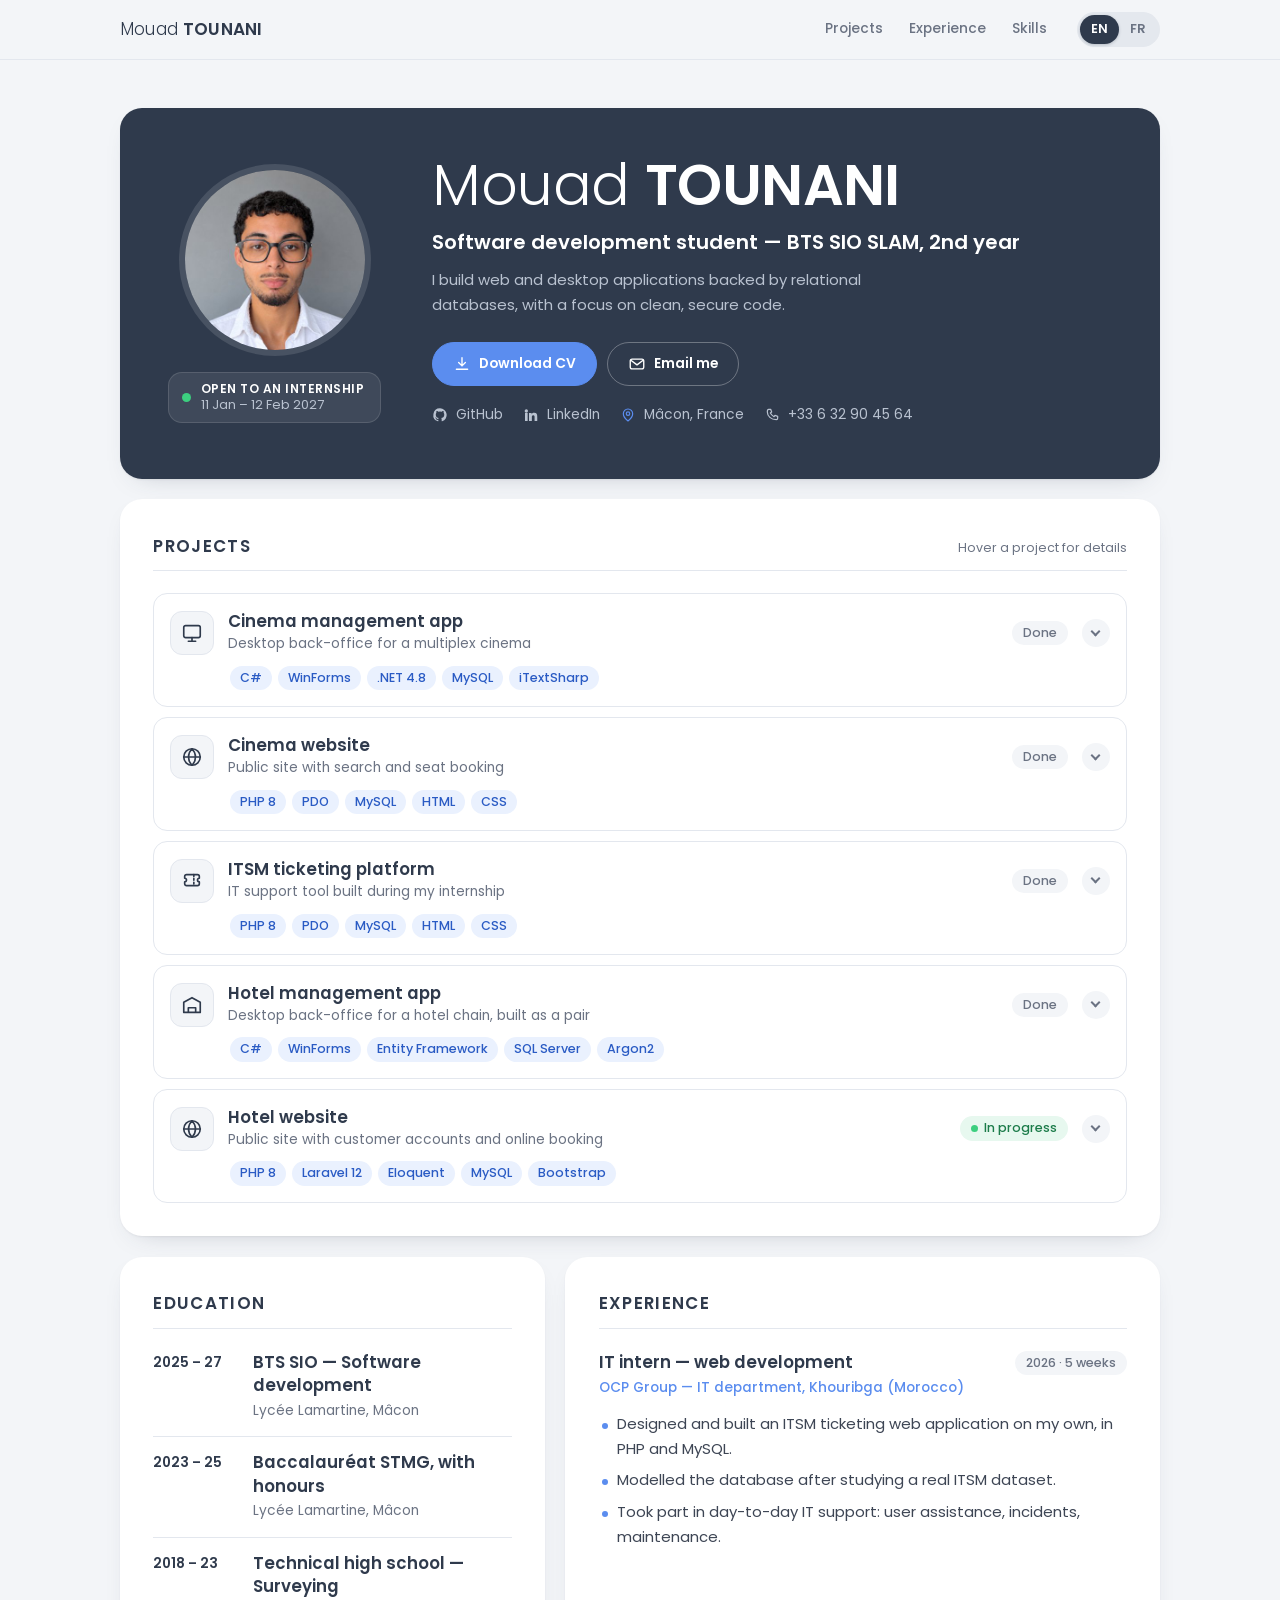
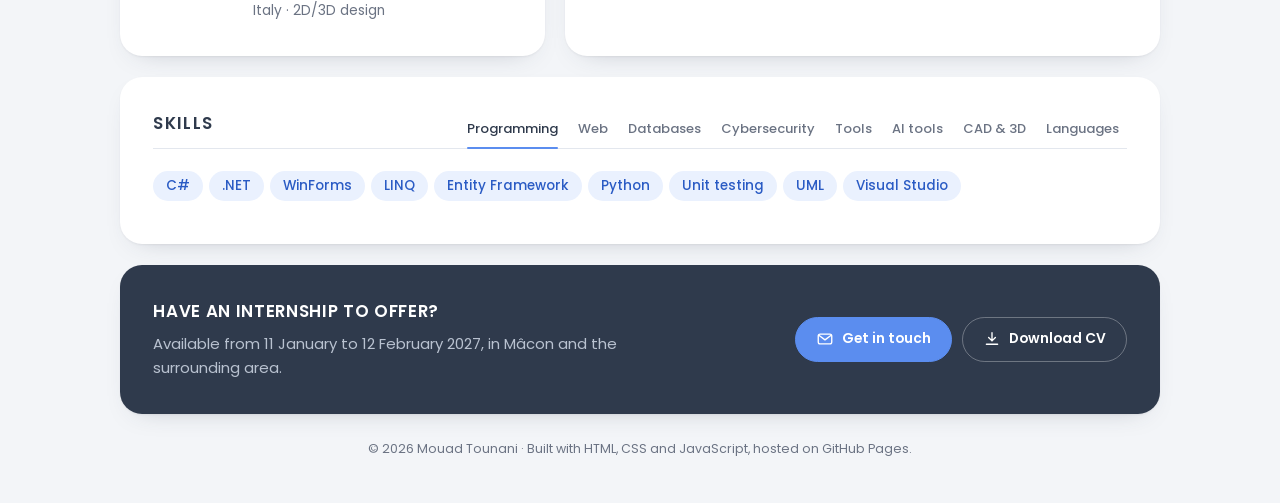
<file: index.html>
<!DOCTYPE html>
<html lang="en">
<head>
<meta charset="UTF-8">
<meta name="viewport" content="width=device-width, initial-scale=1.0, viewport-fit=cover">
<title>Mouad Tounani — Software Development Student</title>
<meta name="description" content="Portfolio of Mouad Tounani, second-year BTS SIO student in software development based in Mâcon, France. Looking for an internship from 11 January to 12 February 2027.">
<meta name="author" content="Mouad Tounani">
<meta name="theme-color" content="#2f3a4c">

<meta property="og:type" content="website">
<meta property="og:title" content="Mouad Tounani — Software Development Student">
<meta property="og:description" content="Second-year BTS SIO student in software development (C#, PHP, SQL), looking for an internship from 11 January to 12 February 2027.">
<meta property="og:url" content="https://emme-mouad.github.io/">
<meta property="og:image" content="https://emme-mouad.github.io/assets/img/photo.jpg">
<meta name="twitter:card" content="summary">

<link rel="icon" href="assets/favicon.svg" type="image/svg+xml">
<link rel="preconnect" href="https://fonts.googleapis.com">
<link rel="preconnect" href="https://fonts.gstatic.com" crossorigin>
<link href="https://fonts.googleapis.com/css2?family=Poppins:wght@300;400;500;600;700&display=swap" rel="stylesheet">
<link rel="stylesheet" href="assets/css/style.css?v=11">

<script>
  /* Pick the language before first paint: saved choice, else the browser's. */
  (function () {
    var d = document.documentElement, l = null;
    d.classList.add('js');
    try { l = localStorage.getItem('mt-lang'); } catch (e) {}
    if (l !== 'en' && l !== 'fr') l = /^fr\b/i.test(navigator.language || '') ? 'fr' : 'en';
    d.setAttribute('lang', l);
  })();
</script>
</head>
<body>

<a class="skip-link" href="#main" data-i18n="a11y.skip">Skip to content</a>

<header class="topbar">
  <a class="topbar__name" href="#top">Mouad <b>TOUNANI</b></a>
  <nav class="topbar__nav" aria-label="Sections" data-i18n-attr="aria-label:a11y.sections">
    <a href="#projects" data-i18n="nav.projects">Projects</a>
    <a href="#experience" data-i18n="nav.experience">Experience</a>
    <a href="#skills" data-i18n="nav.skills">Skills</a>
  </nav>
  <div class="lang" role="group" aria-label="Language" data-i18n-attr="aria-label:a11y.lang">
    <span class="lang__thumb" aria-hidden="true"></span>
    <button type="button" class="lang__btn" data-lang="en" lang="en">EN</button>
    <button type="button" class="lang__btn" data-lang="fr" lang="fr">FR</button>
  </div>
</header>


<main class="container" id="main">

  <!-- Hero -->
  <section class="hero reveal" id="top" aria-labelledby="hero-name">
    <div class="hero__side">
      <img class="hero__photo" src="assets/img/photo.jpg" alt="Mouad Tounani" width="400" height="400">
      <p class="status">
        <span class="status__dot" aria-hidden="true"></span>
        <span>
          <span class="status__label" data-i18n="hero.statusLabel">Open to an internship</span>
          <span class="status__dates" data-i18n="hero.statusDates">11 Jan – 12 Feb 2027</span>
        </span>
      </p>
    </div>

    <div class="hero__text">
      <h1 class="hero__name" id="hero-name">Mouad <b>TOUNANI</b></h1>
      <p class="hero__role" data-i18n="hero.role">Software development student — BTS SIO SLAM, 2nd year</p>
      <p class="hero__lede" data-i18n="hero.lede">I build web and desktop applications backed by relational databases, with a focus on clean, secure code.</p>

      <div class="hero__actions">
        <a class="btn btn--primary" href="CV_Mouad_TOUNANI_EN.pdf" download data-i18n-attr="href:hero.cvFile">
          <svg class="icon" width="18" height="18" viewBox="0 0 24 24" aria-hidden="true"><path d="M12 3.5v11m0 0 4.5-4.5M12 14.5 7.5 10M4.5 19h15"/></svg>
          <span data-i18n="hero.cv">Download CV</span>
        </a>
        <a class="btn" href="mailto:mouad.tounani.dev@gmail.com">
          <svg class="icon" width="18" height="18" viewBox="0 0 24 24" aria-hidden="true"><rect x="3" y="5.5" width="18" height="13" rx="2.5"/><path d="M3.8 7 12 13.2 20.2 7"/></svg>
          <span data-i18n="hero.email">Email me</span>
        </a>
      </div>

      <ul class="links" aria-label="Profiles" data-i18n-attr="aria-label:a11y.profiles">
        <li><a href="https://github.com/emme-mouad" target="_blank" rel="noopener noreferrer">
          <svg class="icon icon--solid" width="16" height="16" viewBox="0 0 24 24" aria-hidden="true"><path d="M12 2a10 10 0 0 0-3.16 19.49c.5.09.68-.22.68-.48v-1.7c-2.78.6-3.37-1.34-3.37-1.34-.45-1.16-1.11-1.47-1.11-1.47-.91-.62.07-.61.07-.61 1 .07 1.53 1.03 1.53 1.03.9 1.53 2.36 1.09 2.94.83.09-.65.35-1.09.63-1.34-2.22-.25-4.56-1.11-4.56-4.94 0-1.09.39-1.98 1.03-2.68-.1-.25-.45-1.27.1-2.65 0 0 .84-.27 2.75 1.02a9.5 9.5 0 0 1 5 0c1.91-1.29 2.75-1.02 2.75-1.02.55 1.38.2 2.4.1 2.65.64.7 1.03 1.59 1.03 2.68 0 3.84-2.35 4.68-4.58 4.93.36.31.68.92.68 1.86v2.75c0 .27.18.58.69.48A10 10 0 0 0 12 2z"/></svg><span>GitHub</span></a></li>
        <li><a href="https://www.linkedin.com/in/mouad-tounani-312a82385/" target="_blank" rel="noopener noreferrer">
          <svg class="icon icon--solid" width="16" height="16" viewBox="0 0 24 24" aria-hidden="true"><path d="M4.98 3.5a2.5 2.5 0 1 1 0 5 2.5 2.5 0 0 1 0-5zM3 9h4v12H3zM9 9h3.8v1.7h.05c.53-.95 1.83-1.95 3.76-1.95 4.02 0 4.76 2.5 4.76 5.76V21h-4v-5.6c0-1.34-.03-3.07-1.9-3.07-1.9 0-2.19 1.45-2.19 2.97V21H9z"/></svg><span>LinkedIn</span></a></li>
        <li><span class="links__item">
          <svg class="icon" width="16" height="16" viewBox="0 0 24 24" aria-hidden="true"><path d="M12 21s7-5.6 7-11a7 7 0 1 0-14 0c0 5.4 7 11 7 11z"/><circle cx="12" cy="10" r="2.6"/></svg>
          <span data-i18n="hero.location">Mâcon, France</span></span></li>
        <li><a href="tel:+33632904564">
          <svg class="icon" width="16" height="16" viewBox="0 0 24 24" aria-hidden="true"><path d="M7 3.5h3l1.5 4-2 1.5a14 14 0 0 0 5.5 5.5l1.5-2 4 1.5v3c0 1.1-.9 2-2 2C10.5 19 5 13.5 5 7.5c0-2.2.8-4 2-4z"/></svg><span>+33 6 32 90 45 64</span></a></li>
      </ul>
    </div>
  </section>

  <!-- Projects: compact tiles, one opens at a time -->
  <section class="card reveal" id="projects" aria-labelledby="proj-h">
    <div class="card__head">
      <h2 class="card__title" id="proj-h" data-i18n="proj.title">Projects</h2>
      <p class="card__hint" data-i18n="proj.hint">Hover a project for details</p>
    </div>

    <div class="projects">
      <!-- 1 -->
      <article class="project" data-project>
        <button class="project__toggle" type="button" aria-expanded="false" aria-controls="p1-more" id="p1-btn">
          <span class="project__icon project__icon--desk" aria-hidden="true">
            <svg width="22" height="22" viewBox="0 0 24 24" class="icon"><rect x="3" y="4" width="18" height="13" rx="2"/><path d="M8 21h8M12 17v4"/></svg>
          </span>
          <span class="project__head">
            <span class="project__title" data-i18n="proj.app.title">Cinema management app</span>
            <span class="project__short" data-i18n="proj.app.short">Desktop back-office for a multiplex cinema</span>
          </span>
          <span class="tag" data-i18n="proj.done">Done</span>
          <span class="chev" aria-hidden="true"></span>
        </button>
        <ul class="chips project__chips" aria-label="Technologies" data-i18n-attr="aria-label:a11y.tech">
          <li>C#</li><li>WinForms</li><li>.NET 4.8</li><li>MySQL</li><li>iTextSharp</li>
        </ul>
        <div class="collapse" id="p1-more" role="region" aria-labelledby="p1-btn">
          <div class="collapse__inner">
            <div class="project__more">
              <div>
                <ul class="entry__list">
                  <li data-i18n="proj.app.d1">Add, edit and delete films, genres and rooms (MDI WinForms interface).</li>
                  <li data-i18n="proj.app.d2">Schedule screenings and review a day's programme.</li>
                  <li data-i18n="proj.app.d3">Export the daily schedule to PDF with iTextSharp.</li>
                  <li data-i18n="proj.app.d4">Parameterised ODBC queries and centralised connection settings.</li>
                </ul>
                <a class="more" href="https://github.com/emme-mouad/cinema-pathe-macon#phase-1--application-c" target="_blank" rel="noopener noreferrer">
                  <span data-i18n="proj.code">View code on GitHub</span>
                  <svg class="icon" width="14" height="14" viewBox="0 0 24 24" aria-hidden="true"><path d="M7 17 17 7M9 7h8v8"/></svg>
                </a>
              </div>
            </div>
          </div>
        </div>
      </article>

      <!-- 2 -->
      <article class="project" data-project>
        <button class="project__toggle" type="button" aria-expanded="false" aria-controls="p2-more" id="p2-btn">
          <span class="project__icon project__icon--web" aria-hidden="true">
            <svg width="22" height="22" viewBox="0 0 24 24" class="icon"><circle cx="12" cy="12" r="9"/><path d="M3 12h18M12 3c2.5 2.6 3.8 5.6 3.8 9s-1.3 6.4-3.8 9c-2.5-2.6-3.8-5.6-3.8-9S9.5 5.6 12 3z"/></svg>
          </span>
          <span class="project__head">
            <span class="project__title" data-i18n="proj.web.title">Cinema website</span>
            <span class="project__short" data-i18n="proj.web.short">Public site with search and seat booking</span>
          </span>
          <span class="tag" data-i18n="proj.done">Done</span>
          <span class="chev" aria-hidden="true"></span>
        </button>
        <ul class="chips project__chips" aria-label="Technologies" data-i18n-attr="aria-label:a11y.tech">
          <li>PHP 8</li><li>PDO</li><li>MySQL</li><li>HTML</li><li>CSS</li>
        </ul>
        <div class="collapse" id="p2-more" role="region" aria-labelledby="p2-btn">
          <div class="collapse__inner">
            <div class="project__more">
              <div>
                <ul class="entry__list">
                  <li data-i18n="proj.web.d1">Film pages and multi-criteria search (title, director, cast, audience, genre).</li>
                  <li data-i18n="proj.web.d2">Screening schedule by date and seat booking with a remaining-seats check.</li>
                  <li data-i18n="proj.web.d3">Admin area protected by HTTP authentication to add or remove screenings.</li>
                  <li data-i18n="proj.web.d4">PDO prepared statements and escaped output against SQL injection and XSS.</li>
                </ul>
                <a class="more" href="https://github.com/emme-mouad/cinema-pathe-macon#phase-2--site-web-php" target="_blank" rel="noopener noreferrer">
                  <span data-i18n="proj.code">View code on GitHub</span>
                  <svg class="icon" width="14" height="14" viewBox="0 0 24 24" aria-hidden="true"><path d="M7 17 17 7M9 7h8v8"/></svg>
                </a>
              </div>
            </div>
          </div>
        </div>
      </article>

      <!-- 3 -->
      <article class="project" data-project>
        <button class="project__toggle" type="button" aria-expanded="false" aria-controls="p3-more" id="p3-btn">
          <span class="project__icon project__icon--ticket" aria-hidden="true">
            <svg width="22" height="22" viewBox="0 0 24 24" class="icon"><path d="M4 7a2 2 0 0 1 2-2h12a2 2 0 0 1 2 2v2a2 2 0 0 0 0 4v2a2 2 0 0 1-2 2H6a2 2 0 0 1-2-2v-2a2 2 0 0 0 0-4z"/><path d="M14 5v12" stroke-dasharray="2 2.2"/></svg>
          </span>
          <span class="project__head">
            <span class="project__title" data-i18n="proj.itsm.title">ITSM ticketing platform</span>
            <span class="project__short" data-i18n="proj.itsm.short">IT support tool built during my internship</span>
          </span>
          <span class="tag" data-i18n="proj.done">Done</span>
          <span class="chev" aria-hidden="true"></span>
        </button>
        <ul class="chips project__chips" aria-label="Technologies" data-i18n-attr="aria-label:a11y.tech">
          <li>PHP 8</li><li>PDO</li><li>MySQL</li><li>HTML</li><li>CSS</li>
        </ul>
        <div class="collapse" id="p3-more" role="region" aria-labelledby="p3-btn">
          <div class="collapse__inner">
            <div class="project__more">
              <div>
              <ul class="entry__list">
                <li data-i18n="proj.itsm.d1">Three spaces with their own dashboards: user, technician and administrator.</li>
                <li data-i18n="proj.itsm.d2">Ticket life cycle from creation to closure, with messaging between user and technician.</li>
                <li data-i18n="proj.itsm.d3">SLA tracking per priority: on time, at risk or overdue.</li>
                <li data-i18n="proj.itsm.d4">Hashed passwords, CSRF tokens, role checks on every page and soft-deleted accounts.</li>
              </ul>
              <p class="note" data-i18n="proj.private">Private repository — code available on request.</p>
              </div>
            </div>
          </div>
        </div>
      </article>

      <!-- 4 -->
      <article class="project" data-project>
        <button class="project__toggle" type="button" aria-expanded="false" aria-controls="p4-more" id="p4-btn">
          <span class="project__icon project__icon--hotel" aria-hidden="true">
            <svg width="22" height="22" viewBox="0 0 24 24" class="icon"><path d="M3 20V9l9-5 9 5v11"/><path d="M8 20v-5h8v5M3 20h18"/></svg>
          </span>
          <span class="project__head">
            <span class="project__title" data-i18n="proj.hotel.title">Hotel management app</span>
            <span class="project__short" data-i18n="proj.hotel.short">Desktop back-office for a hotel chain, built as a pair</span>
          </span>
          <span class="tag" data-i18n="proj.done">Done</span>
          <span class="chev" aria-hidden="true"></span>
        </button>
        <ul class="chips project__chips" aria-label="Technologies" data-i18n-attr="aria-label:a11y.tech">
          <li>C#</li><li>WinForms</li><li>Entity Framework</li><li>SQL Server</li><li>Argon2</li>
        </ul>
        <div class="collapse" id="p4-more" role="region" aria-labelledby="p4-btn">
          <div class="collapse__inner">
            <div class="project__more">
              <div>
              <ul class="entry__list">
                <li data-i18n="proj.hotel.d1">Hotel details and amenities, rooms, bookings by date and customer records (MDI WinForms interface).</li>
                <li data-i18n="proj.hotel.d2">Entity Framework 6 and LINQ on a SQL Server database shared by the whole hotel chain.</li>
                <li data-i18n="proj.hotel.d3">Passwords hashed with Argon2, input validation and exception handling around every database access.</li>
                <li data-i18n="proj.hotel.d4">Two-person Scrum team: I built the login, room management and customer view (3 of the 6 user stories).</li>
              </ul>
              <a class="more" href="https://github.com/emme-mouad/brit-hotel-macon#phase-1--application-c" target="_blank" rel="noopener noreferrer">
                <span data-i18n="proj.code">View code on GitHub</span>
                <svg class="icon" width="14" height="14" viewBox="0 0 24 24" aria-hidden="true"><path d="M7 17 17 7M9 7h8v8"/></svg>
              </a>
              </div>
            </div>
          </div>
        </div>
      </article>

      <!-- 5 -->
      <article class="project" data-project>
        <button class="project__toggle" type="button" aria-expanded="false" aria-controls="p5-more" id="p5-btn">
          <span class="project__icon project__icon--web" aria-hidden="true">
            <svg width="22" height="22" viewBox="0 0 24 24" class="icon"><circle cx="12" cy="12" r="9"/><path d="M3 12h18M12 3c2.5 2.6 3.8 5.6 3.8 9s-1.3 6.4-3.8 9c-2.5-2.6-3.8-5.6-3.8-9S9.5 5.6 12 3z"/></svg>
          </span>
          <span class="project__head">
            <span class="project__title" data-i18n="proj.hotelWeb.title">Hotel website</span>
            <span class="project__short" data-i18n="proj.hotelWeb.short">Public site with customer accounts and online booking</span>
          </span>
          <span class="tag tag--live"><span class="tag__dot" aria-hidden="true"></span><span data-i18n="proj.wip">In progress</span></span>
          <span class="chev" aria-hidden="true"></span>
        </button>
        <ul class="chips project__chips" aria-label="Technologies" data-i18n-attr="aria-label:a11y.tech">
          <li>PHP 8</li><li>Laravel 12</li><li>Eloquent</li><li>MySQL</li><li>Bootstrap</li>
        </ul>
        <div class="collapse" id="p5-more" role="region" aria-labelledby="p5-btn">
          <div class="collapse__inner">
            <div class="project__more">
              <div>
              <ul class="entry__list">
                <li data-i18n="proj.hotelWeb.d1">Customers browse the chain's hotels, with their rooms, amenities and photos.</li>
                <li data-i18n="proj.hotelWeb.d2">Customer accounts with hashed passwords, login and a menu that adapts to the session.</li>
                <li data-i18n="proj.hotelWeb.d3">Next: online booking of several available rooms and a page listing each customer's bookings.</li>
                <li data-i18n="proj.hotelWeb.d4">Same pair and data model as the desktop app; I build the hotel list, sign-up and booking (US1, US3, US5).</li>
              </ul>
              </div>
            </div>
          </div>
        </div>
      </article>
    </div>
  </section>

  <!-- Education + Experience side by side -->
  <div class="duo">
    <section class="card reveal" id="education" aria-labelledby="edu-h">
      <h2 class="card__title" id="edu-h" data-i18n="edu.title">Education</h2>
      <ol class="timeline">
        <li class="timeline__item">
          <span class="timeline__date">2025 – 27</span>
          <div>
            <h3 class="entry__title" data-i18n="edu.bts.title">BTS SIO — Software development</h3>
            <p class="entry__org">Lycée Lamartine, Mâcon</p>
          </div>
        </li>
        <li class="timeline__item">
          <span class="timeline__date">2023 – 25</span>
          <div>
            <h3 class="entry__title" data-i18n="edu.bac.title">Baccalauréat STMG, with honours</h3>
            <p class="entry__org">Lycée Lamartine, Mâcon</p>
          </div>
        </li>
        <li class="timeline__item">
          <span class="timeline__date">2018 – 23</span>
          <div>
            <h3 class="entry__title" data-i18n="edu.geo.title">Technical high school — Surveying</h3>
            <p class="entry__org" data-i18n="edu.geo.org">Italy · 2D/3D design</p>
          </div>
        </li>
      </ol>
    </section>
    <section class="card reveal" id="experience" aria-labelledby="exp-h">
      <h2 class="card__title" id="exp-h" data-i18n="exp.title">Experience</h2>
      <article class="entry">
        <div class="entry__head">
          <h3 class="entry__title" data-i18n="exp.ocp.role">IT intern — web development</h3>
          <span class="tag" data-i18n="exp.ocp.date">2026 · 5 weeks</span>
        </div>
        <p class="entry__org" data-i18n="exp.ocp.org">OCP Group — IT department, Khouribga (Morocco)</p>
        <ul class="entry__list">
          <li data-i18n="exp.ocp.b1">Designed and built an ITSM ticketing web application on my own, in PHP and MySQL.</li>
          <li data-i18n="exp.ocp.b2">Modelled the database after studying a real ITSM dataset.</li>
          <li data-i18n="exp.ocp.b3">Took part in day-to-day IT support: user assistance, incidents, maintenance.</li>
        </ul>
      </article>
    </section>

  </div>

  <!-- Skills: one category at a time, picked with buttons -->
  <section class="card reveal" id="skills" aria-labelledby="skills-h">
    <div class="card__head card__head--tabs">
      <h2 class="card__title" id="skills-h" data-i18n="skills.title">Skills</h2>
      <div class="filters" role="tablist" aria-label="Skill categories" data-i18n-attr="aria-label:a11y.filters">
      <span class="filters__bar" aria-hidden="true"></span>
      <button class="filter" type="button" role="tab" id="tab-prog" aria-controls="panel-prog" aria-selected="true" tabindex="0" data-i18n="sk.cat.prog">Programming</button>
      <button class="filter" type="button" role="tab" id="tab-web" aria-controls="panel-web" aria-selected="false" tabindex="-1" data-i18n="sk.cat.web">Web</button>
      <button class="filter" type="button" role="tab" id="tab-db" aria-controls="panel-db" aria-selected="false" tabindex="-1" data-i18n="sk.cat.db">Databases</button>
      <button class="filter" type="button" role="tab" id="tab-sec" aria-controls="panel-sec" aria-selected="false" tabindex="-1" data-i18n="sk.cat.sec">Cybersecurity</button>
      <button class="filter" type="button" role="tab" id="tab-tools" aria-controls="panel-tools" aria-selected="false" tabindex="-1" data-i18n="sk.cat.tools">Tools</button>
      <button class="filter" type="button" role="tab" id="tab-ai" aria-controls="panel-ai" aria-selected="false" tabindex="-1" data-i18n="sk.cat.ai">AI tools</button>
      <button class="filter" type="button" role="tab" id="tab-cad" aria-controls="panel-cad" aria-selected="false" tabindex="-1" data-i18n="sk.cat.cad">CAD &amp; 3D</button>
      <button class="filter" type="button" role="tab" id="tab-lang" aria-controls="panel-lang" aria-selected="false" tabindex="-1" data-i18n="sk.cat.lang">Languages</button>
      </div>
    </div>

    <div class="panels">
      <div class="panel" role="tabpanel" id="panel-prog" aria-labelledby="tab-prog">
        <ul class="chips chips--lg"><li>C#</li><li>.NET</li><li>WinForms</li><li>LINQ</li><li>Entity Framework</li><li>Python</li><li data-i18n="sk.unit">Unit testing</li><li>UML</li><li>Visual Studio</li></ul>
      </div>
      <div class="panel" role="tabpanel" id="panel-web" aria-labelledby="tab-web" hidden>
        <ul class="chips chips--lg"><li>HTML</li><li>CSS</li><li>PHP</li><li>PDO</li><li>Laravel (MVC)</li><li>Eloquent</li><li>REST API</li><li data-i18n="sk.ftp">FTP hosting</li></ul>
      </div>
      <div class="panel" role="tabpanel" id="panel-db" aria-labelledby="tab-db" hidden>
        <ul class="chips chips--lg"><li>SQL</li><li>MySQL</li><li>SQL Server</li><li>Transact-SQL</li><li data-i18n="sk.stored">Stored procedures</li><li data-i18n="sk.triggers">Triggers</li><li>phpMyAdmin</li><li>Workbench</li></ul>
      </div>
      <div class="panel" role="tabpanel" id="panel-sec" aria-labelledby="tab-sec" hidden>
        <ul class="chips chips--lg"><li data-i18n="sk.gdpr">GDPR</li><li data-i18n="sk.sqli">SQL injection</li><li>XSS</li><li>CSRF</li><li data-i18n="sk.hashing">Password hashing</li><li data-i18n="sk.encryption">Encryption</li></ul>
      </div>
      <div class="panel" role="tabpanel" id="panel-tools" aria-labelledby="tab-tools" hidden>
        <ul class="chips chips--lg"><li>Git</li><li>GitHub</li><li>WordPress</li><li>PrestaShop</li><li>Windows</li><li>Linux</li><li data-i18n="sk.virt">Virtualisation</li><li>Word</li><li>Excel</li></ul>
      </div>
      <div class="panel" role="tabpanel" id="panel-ai" aria-labelledby="tab-ai" hidden>
        <ul class="chips chips--lg"><li>Claude Code</li><li>Cursor</li><li>GitHub Copilot</li><li>Codex</li><li>Antigravity</li><li>OpenCode</li><li>Hermes</li><li>Ollama</li><li>LM Studio</li></ul>
      </div>
      <div class="panel" role="tabpanel" id="panel-cad" aria-labelledby="tab-cad" hidden>
        <ul class="chips chips--lg"><li>AutoCAD</li><li>Fusion 360</li><li>Bambu Studio</li><li data-i18n="sk.print">3D printing</li></ul>
      </div>
      <div class="panel" role="tabpanel" id="panel-lang" aria-labelledby="tab-lang" hidden>
        <ul class="chips chips--lg">
          <li><span data-i18n="sk.it">Italian</span><span class="chip__lvl" data-i18n="sk.itLvl">Fluent (C1)</span></li>
          <li><span data-i18n="sk.fr">French</span><span class="chip__lvl" data-i18n="sk.frLvl">Upper-intermediate (B2)</span></li>
          <li><span data-i18n="sk.en">English</span><span class="chip__lvl" data-i18n="sk.enLvl">Upper-intermediate (B2)</span></li>
          <li><span data-i18n="sk.ar">Arabic (Moroccan)</span><span class="chip__lvl" data-i18n="sk.arLvl">Fluent (spoken)</span></li>
        </ul>
      </div>
    </div>
  </section>

  <!-- Contact -->
  <section class="card card--cta reveal" aria-labelledby="contact-h">
    <div class="cta__text">
      <h2 class="card__title" id="contact-h" data-i18n="contact.title">Have an internship to offer?</h2>
      <p class="lede" data-i18n="contact.body">Available from 11 January to 12 February 2027, in Mâcon and the surrounding area.</p>
    </div>
    <div class="hero__actions">
      <a class="btn btn--primary" href="mailto:mouad.tounani.dev@gmail.com">
        <svg class="icon" width="18" height="18" viewBox="0 0 24 24" aria-hidden="true"><rect x="3" y="5.5" width="18" height="13" rx="2.5"/><path d="M3.8 7 12 13.2 20.2 7"/></svg>
        <span data-i18n="contact.cta">Get in touch</span>
      </a>
      <a class="btn" href="CV_Mouad_TOUNANI_EN.pdf" download data-i18n-attr="href:hero.cvFile">
        <svg class="icon" width="18" height="18" viewBox="0 0 24 24" aria-hidden="true"><path d="M12 3.5v11m0 0 4.5-4.5M12 14.5 7.5 10M4.5 19h15"/></svg>
        <span data-i18n="hero.cv">Download CV</span>
      </a>
    </div>
  </section>

  <footer class="foot">
    <p>© 2026 Mouad Tounani · <span data-i18n="foot.note">Built with HTML, CSS and JavaScript, hosted on GitHub Pages.</span></p>
  </footer>

</main>

<script src="assets/js/main.js?v=13"></script>
</body>
</html>
</file>
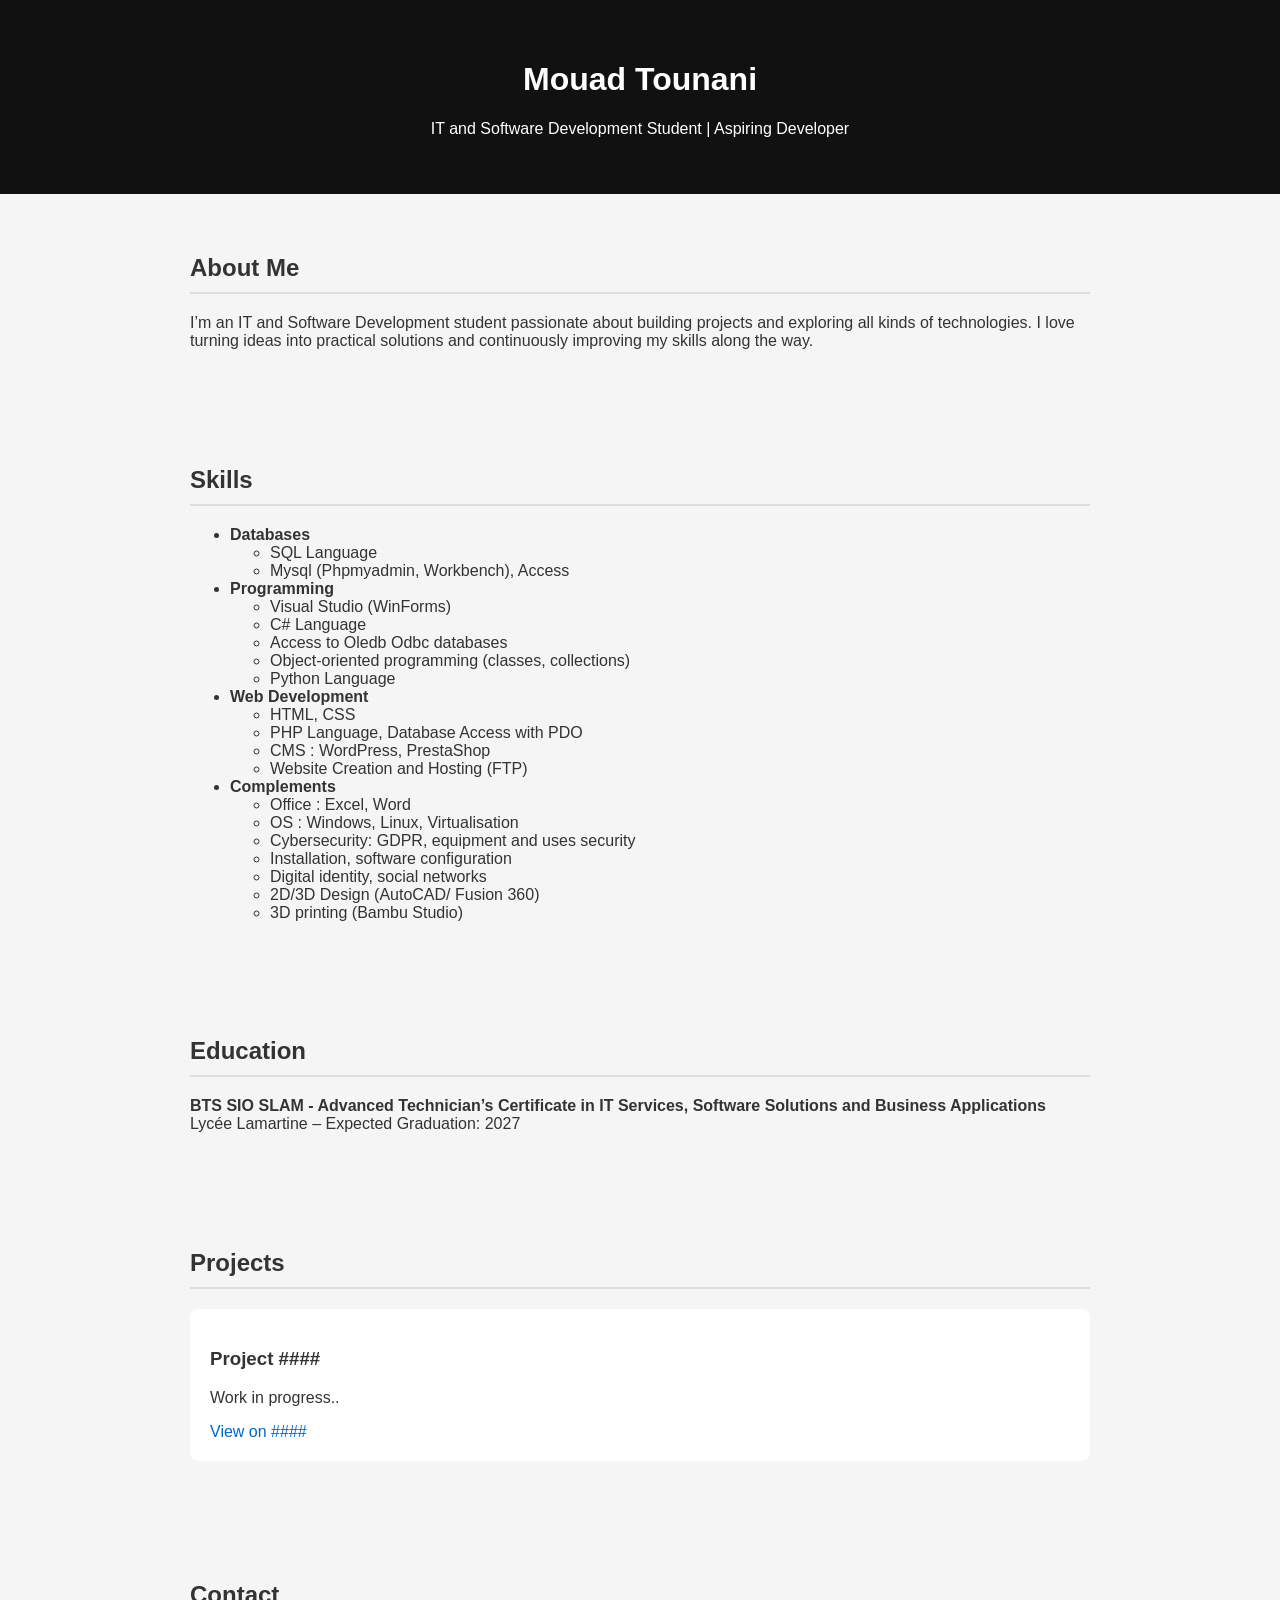
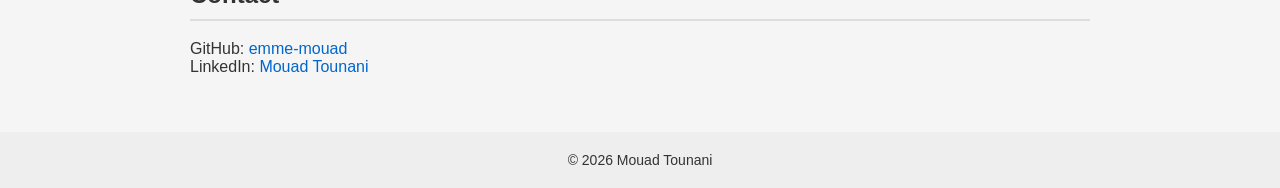
<file: index-wip.html>
<!DOCTYPE html>
<html lang="en">
<head>
  <meta charset="UTF-8">
  <title>Mouad Tounani | Student Portfolio</title>
  <meta name="viewport" content="width=device-width, initial-scale=1.0">
  <style>
    body {
      font-family: Arial, Helvetica, sans-serif;
      margin: 0;
      padding: 0;
      background: #f5f5f5;
      color: #333;
    }
    header {
      background: #111;
      color: white;
      padding: 40px 20px;
      text-align: center;
    }
    section {
      max-width: 900px;
      margin: auto;
      padding: 40px 20px;
    }
    h2 {
      border-bottom: 2px solid #ddd;
      padding-bottom: 10px;
    }
    .project {
      background: white;
      padding: 20px;
      margin: 20px 0;
      border-radius: 8px;
    }
    a {
      color: #0066cc;
      text-decoration: none;
    }
    footer {
      text-align: center;
      padding: 20px;
      background: #eee;
      font-size: 14px;
    }
  </style>
</head>
<body>

<header>
  <h1>Mouad Tounani</h1>
  <p>IT and Software Development Student | Aspiring Developer</p>
</header>

<section>
  <h2>About Me</h2>
  <p>
    I’m an IT and Software Development student passionate about building projects and exploring all kinds of technologies. 
    I love turning ideas into practical solutions and continuously improving my skills along the way.
  </p>
</section>

<section>
  <h2>Skills</h2>
  <ul>
    <li><strong>Databases</strong>
      <ul>
        <li>SQL Language</li>
        <li>Mysql (Phpmyadmin, Workbench), Access</li>
      </ul>
    </li>
    <li><strong>Programming</strong>
      <ul>
        <li>Visual Studio (WinForms)</li>
        <li>C# Language</li>
        <li>Access to Oledb Odbc databases</li>
        <li>Object-oriented programming (classes, collections)</li>
        <li>Python Language</li>
      </ul>
    </li>
    <li><strong>Web Development</strong>
      <ul>
        <li>HTML, CSS</li>
        <li>PHP Language, Database Access with PDO</li>
        <li>CMS : WordPress, PrestaShop</li>
        <li>Website Creation and Hosting (FTP)</li>
      </ul>
    </li>
    <li><strong>Complements</strong>
      <ul>
        <li>Office : Excel, Word</li>
        <li>OS : Windows, Linux, Virtualisation</li>
        <li>Cybersecurity: GDPR, equipment and uses security</li>
        <li>Installation, software configuration</li>
        <li>Digital identity, social networks</li>
        <li>2D/3D Design (AutoCAD/ Fusion 360)</li>
        <li>3D printing (Bambu Studio)</li>
      </ul>
    </li>
  </ul>
</section>

<section>
  <h2>Education</h2>
  <p>
    <strong>BTS SIO SLAM - Advanced Technician’s Certificate in IT Services, Software Solutions and Business Applications </strong><br>
    Lycée Lamartine – Expected Graduation: 2027
  </p>
</section>

<section>
  <h2>Projects</h2>

  <div class="project">
    <h3>Project ####</h3>
    <p>
      Work in progress..
    </p>
    <a href="https://emme-mouad.github.io/404/" target="_blank">
      View on ####
    </a>
  </div>

</section>

<section>
  <h2>Contact</h2>
  <p>
    GitHub: <a href="https://github.com/emme-mouad" target="_blank">emme-mouad</a><br>
    LinkedIn: <a href="https://fr.linkedin.com/in/mouad-tounani-312a82385" target="_blank">Mouad Tounani</a>
  </p>
</section>

<footer>
  © 2026 Mouad Tounani
</footer>

</body>
</html>
</file>
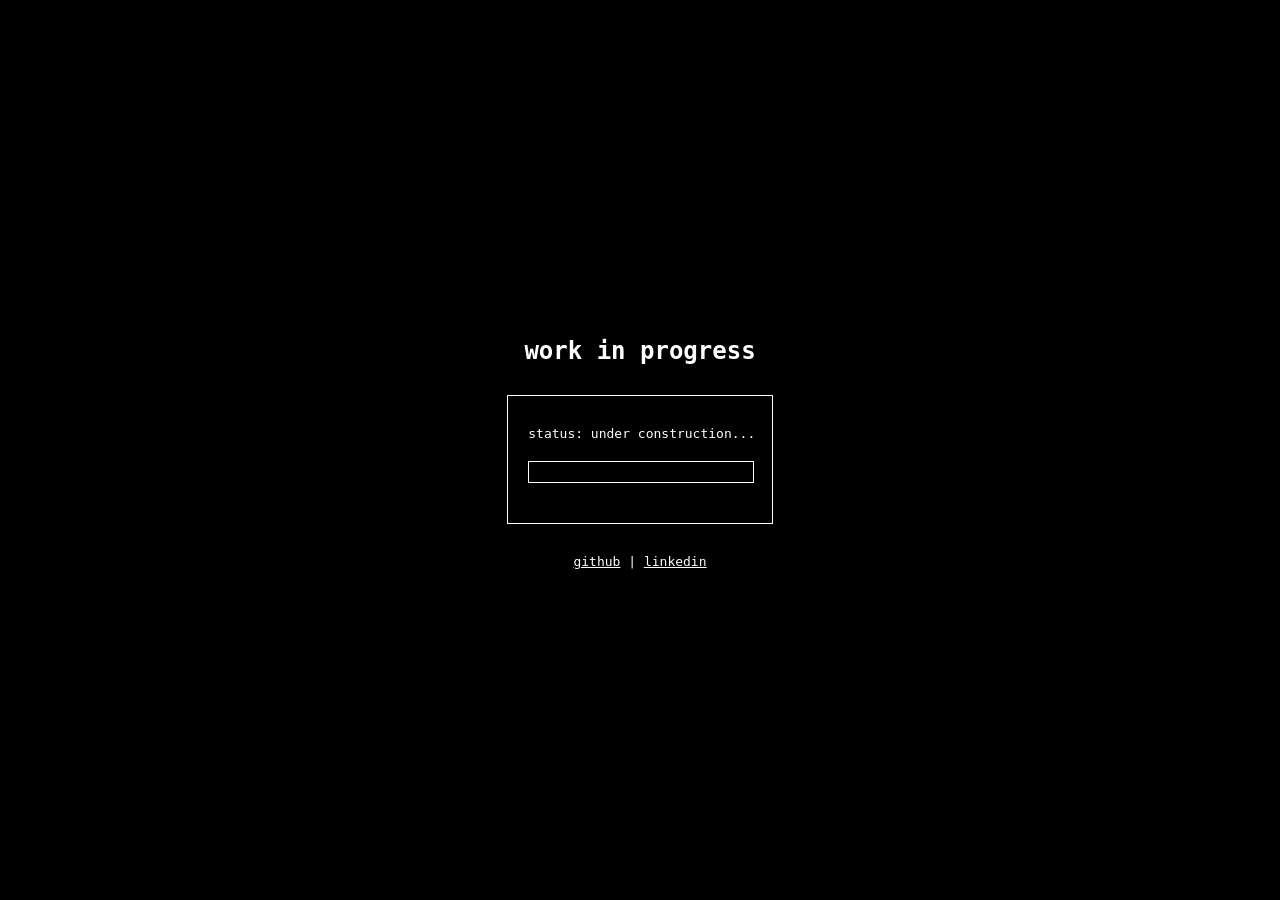
<file: wip.html>
<!DOCTYPE html>
<html lang="en">
<head>
    <meta charset="UTF-8">
    <meta name="viewport" content="width=device-width, initial-scale=1.0">
    <title>Work in Progress</title>
    <style>
        body {
            font-family: monospace;
            background: #000;
            color: #fff;
            display: flex;
            align-items: center;
            justify-content: center;
            min-height: 100vh;
            margin: 0;
        }
        .container {
            text-align: center;
            max-width: 400px;
        }
        h1 {
            font-size: 24px;
            margin-bottom: 20px;
        }
        p {
            margin: 10px 0;
        }
        .dots {
            display: inline-block;
            width: 20px;
            text-align: left;
        }
        a {
            color: #fff;
            text-decoration: underline;
        }
        .status {
            margin: 30px 0;
            padding: 20px;
            border: 1px solid #fff;
        }
        .progress-bar {
            width: 100%;
            height: 20px;
            border: 1px solid #fff;
            margin: 20px 0;
            position: relative;
            overflow: hidden;
        }
        .progress-fill {
            height: 100%;
            background: #fff;
            width: 0%;
            animation: progress 3s ease-in-out infinite;
        }
        @keyframes progress {
            0% { width: 0%; }
            100% { width: 100%; }
        }
    </style>
</head>
<body>
    <div class="container">
        <h1>work in progress</h1>
        
        <div class="status">
            <p>status: under construction<span class="dots" id="dots">.</span></p>
            <div class="progress-bar">
                <div class="progress-fill"></div>
            </div>
        </div>
        
        <p style="margin-top: 20px;">
            <a href="https://github.com/emme-mouad" target="_blank" rel="noopener noreferrer">github</a> | 
            <a href="https://fr.linkedin.com/in/mouad-tounani-312a82385" target="_blank" rel="noopener noreferrer">linkedin</a>
        </p>
    </div>
    <script>
        let dotCount = 1;
        setInterval(() => {
            dotCount = (dotCount % 3) + 1;
            document.getElementById('dots').textContent = '.'.repeat(dotCount);
        }, 500);
    </script>
</body>
</html>
</file>
<file: assets/css/style.css>
/* ==========================================================================
   style.css — same visual identity as the CV.

   Navy panel (#2f3a4c) for the hero and the closing call to action, white
   cards on a pale grey page, Poppins throughout, and a single soft blue
   (#5b8def) for bullets, links and the main buttons. Flat by design: no
   blur, no blend modes, nothing that smears when the page is zoomed.
   ========================================================================== */

:root {
  /* Colour — taken from the CV */
  --navy: #2f3a4c;
  --navy-2: #39465b;
  --on-navy: #e9edf3;
  --on-navy-mute: #b9c2d0;
  --ink: #2f3a4c;
  --text: #3d4554;
  --mute: #6b7383;
  --line: #e3e7ee;
  --accent: #5b8def;
  --accent-ink: #2a5bc4;
  --accent-soft: #eaf1fe;
  --page: #f3f5f8;
  --card: #ffffff;
  --ok: #3ccf7f;

  --shadow: 0 1px 2px rgba(47, 58, 76, .06), 0 10px 28px -18px rgba(47, 58, 76, .35);

  /* Type */
  --font: "Poppins", -apple-system, BlinkMacSystemFont, "Segoe UI", system-ui, sans-serif;
  --fs-name: clamp(34px, 3.2vw + 16px, 58px);
  --fs-h2: clamp(15px, .3vw + 13px, 17px);
  --fs-h3: clamp(15.5px, .25vw + 13.5px, 17.5px);
  --fs-body: clamp(14.5px, .15vw + 13px, 16px);
  --fs-small: clamp(13.5px, .1vw + 12.5px, 14.5px);
  --fs-micro: 12.5px;

  /* Geometry */
  --measure: 1040px;
  --gutter: clamp(16px, 3vw, 40px);
  --gap: clamp(16px, 1.6vw, 24px);
  --radius: 22px;
  --radius-sm: 14px;
  --pad: clamp(22px, 2.6vw, 40px);

  --ease: cubic-bezier(.32, .72, 0, 1);
  --ease-soft: cubic-bezier(.4, 0, .2, 1);
  --open-dur: .75s;
}

/* --------------------------------------------------------------------------
   Base
   -------------------------------------------------------------------------- */

*, *::before, *::after { box-sizing: border-box; }

html { -webkit-text-size-adjust: 100%; scroll-behavior: smooth; scroll-padding-top: 88px; }
/* The script keeps things still itself when panels open or close; the
   browser's own scroll anchoring would add a second, conflicting jump. */
html, body { overflow-anchor: none; }

body {
  margin: 0;
  font-family: var(--font);
  font-size: var(--fs-body);
  line-height: 1.65;
  color: var(--text);
  background: var(--page);
  -webkit-font-smoothing: antialiased;
}

h1, h2, h3, p, ul, ol, dl, dd, figure { margin: 0; }
ul, ol { padding: 0; list-style: none; }
img { display: block; max-width: 100%; height: auto; }
a { color: inherit; text-decoration: none; }
button { font: inherit; color: inherit; }
b { font-weight: 700; }

.icon { flex: none; fill: none; stroke: currentColor; stroke-width: 1.8; stroke-linecap: round; stroke-linejoin: round; }
.icon--solid { fill: currentColor; stroke: none; }

:focus-visible { outline: 2px solid var(--accent); outline-offset: 3px; border-radius: 6px; }

.skip-link {
  position: absolute; left: 12px; top: -60px; z-index: 50;
  padding: 10px 16px; border-radius: 999px;
  background: var(--navy); color: #fff; font-weight: 600;
}
.skip-link:focus { top: 12px; }

/* --------------------------------------------------------------------------
   Top bar
   -------------------------------------------------------------------------- */

.topbar {
  position: sticky; top: 0; z-index: 20;
  display: flex; align-items: center; gap: 18px;
  padding: 12px max(var(--gutter), calc((100% - var(--measure)) / 2));
  background: rgba(243, 245, 248, .94);
  border-bottom: 1px solid var(--line);
}
.topbar__name { font-weight: 300; font-size: 17px; color: var(--ink); letter-spacing: .01em; white-space: nowrap; }
.topbar__name b { font-weight: 600; }

.topbar__nav { display: flex; gap: 2px; margin-left: auto; }
.topbar__nav a {
  padding: 6px 12px; border-radius: 999px;
  font-size: var(--fs-small); font-weight: 500; color: var(--mute);
  transition: color .2s ease, background-color .2s ease;
}
.topbar__nav a:hover { color: var(--ink); background: #fff; }

.lang { position: relative; display: flex; padding: 3px; border-radius: 999px; background: #e4e8ee; }
.lang__thumb {
  position: absolute; top: 3px; bottom: 3px; left: 0; width: 0;
  border-radius: 999px; background: var(--navy);
  box-shadow: 0 1px 3px rgba(47, 58, 76, .25);
}
.ready .lang__thumb { transition: transform .45s var(--ease-soft), width .45s var(--ease-soft); }
.lang__btn {
  position: relative; z-index: 1;
  border: 0; background: transparent; cursor: pointer;
  padding: 4px 11px; border-radius: 999px;
  font-size: 12.5px; font-weight: 600; color: var(--mute);
  transition: color .35s ease;
}
.lang__btn[aria-pressed="true"] { color: #fff; }
html:not(.js) .lang__btn[aria-pressed="true"] { background: var(--navy); }


/* --------------------------------------------------------------------------
   Layout
   -------------------------------------------------------------------------- */

.container {
  width: min(var(--measure), calc(100% - 2 * var(--gutter)));
  margin: 0 auto;
  padding: clamp(24px, 4vw, 48px) 0 32px;
  display: grid; gap: var(--gap);
}

/* --------------------------------------------------------------------------
   Hero — the CV sidebar, turned sideways. Photo and availability on the left.
   -------------------------------------------------------------------------- */

.hero {
  display: grid;
  grid-template-columns: auto minmax(0, 1fr);
  gap: clamp(24px, 4vw, 56px);
  align-items: center;
  padding: clamp(26px, 4vw, 48px);
  border-radius: var(--radius);
  background: var(--navy);
  color: var(--on-navy);
  box-shadow: var(--shadow);
}

.hero__side { display: flex; flex-direction: column; align-items: center; gap: 16px; }

.hero__photo {
  width: clamp(132px, 15vw, 196px); aspect-ratio: 1; object-fit: cover;
  border-radius: 50%;
  border: 6px solid rgba(255, 255, 255, .12);
}

.status {
  display: inline-flex; align-items: center; gap: 10px;
  padding: 8px 16px 8px 13px;
  border-radius: 14px;
  background: rgba(255, 255, 255, .08);
  border: 1px solid rgba(255, 255, 255, .12);
  line-height: 1.3; text-align: left;
}
.status > span:last-child { display: grid; }
.status__label { font-size: 12px; font-weight: 600; letter-spacing: .04em; text-transform: uppercase; color: #fff; }
.status__dates { font-size: 13px; color: var(--on-navy-mute); white-space: nowrap; }
.status__dot {
  flex: none; width: 9px; height: 9px; border-radius: 50%; background: var(--ok);
  box-shadow: 0 0 0 0 rgba(60, 207, 127, .5);
  animation: beacon 2.6s ease-out infinite;
}
@keyframes beacon {
  0%   { box-shadow: 0 0 0 0 rgba(60, 207, 127, .55); }
  70%  { box-shadow: 0 0 0 9px rgba(60, 207, 127, 0); }
  100% { box-shadow: 0 0 0 0 rgba(60, 207, 127, 0); }
}

.hero__name { font-size: var(--fs-name); font-weight: 300; line-height: 1.05; letter-spacing: -.01em; color: #fff; }
.hero__name b { font-weight: 600; }
.hero__role { margin-top: 10px; font-size: clamp(16px, .5vw + 13.5px, 20px); font-weight: 600; color: #fff; }
.hero__lede { margin-top: 10px; max-width: 52ch; color: var(--on-navy-mute); }

.hero__actions { display: flex; flex-wrap: wrap; gap: 10px; margin-top: 24px; }

.btn {
  display: inline-flex; align-items: center; justify-content: center; gap: 8px;
  padding: 10px 20px; border-radius: 999px;
  font-size: var(--fs-small); font-weight: 600;
  color: var(--ink); background: #fff;
  border: 1px solid var(--line);
  transition: background-color .2s ease, border-color .2s ease, transform .2s var(--ease);
}
.btn:hover { border-color: var(--accent); }
.btn:active { transform: scale(.97); }
.btn--primary { color: #fff; background: var(--accent); border-color: var(--accent); }
.btn--primary:hover { background: #4a7fe6; border-color: #4a7fe6; }

/* On the navy panels the secondary button is a light outline. */
.hero .btn:not(.btn--primary),
.card--cta .btn:not(.btn--primary) { color: #fff; background: transparent; border-color: rgba(255, 255, 255, .3); }
.hero .btn:not(.btn--primary):hover,
.card--cta .btn:not(.btn--primary):hover { background: rgba(255, 255, 255, .08); border-color: rgba(255, 255, 255, .55); }

.links { display: flex; flex-wrap: wrap; gap: 6px 20px; margin-top: 20px; }
.links li > a,
.links__item { display: inline-flex; align-items: center; gap: 8px; font-size: var(--fs-small); line-height: 1; color: var(--on-navy-mute); }
.links .icon { display: block; width: 16px; height: 16px; }
.links__item .icon { color: var(--accent); }
.links a { transition: color .2s ease; }
.links a:hover { color: #fff; }

/* --------------------------------------------------------------------------
   Cards and section titles (CV style: uppercase, tracked, thin rule)
   -------------------------------------------------------------------------- */

.card {
  padding: var(--pad);
  border-radius: var(--radius);
  background: var(--card);
  box-shadow: var(--shadow);
}

.card__title {
  font-size: var(--fs-h2); font-weight: 600; letter-spacing: .08em; text-transform: uppercase;
  color: var(--ink);
  padding-bottom: 10px; margin-bottom: 22px;
  border-bottom: 1px solid var(--line);
}

.sub-title {
  font-size: 13px; font-weight: 600; letter-spacing: .08em; text-transform: uppercase;
  color: var(--mute); margin: 28px 0 12px;
}

.lede { color: var(--on-navy-mute); max-width: 60ch; }

/* Entries */
.entry__head { display: flex; flex-wrap: wrap; align-items: center; justify-content: space-between; gap: 6px 12px; }
.entry__title { font-size: var(--fs-h3); font-weight: 600; color: var(--ink); line-height: 1.4; }
.entry__org { margin-top: 2px; font-size: var(--fs-small); font-weight: 500; color: var(--accent); }
.entry__list { margin-top: 12px; display: grid; gap: 7px; }
.entry__list li { position: relative; padding-left: 18px; }
.entry__list li::before {
  content: ""; position: absolute; left: 3px; top: .72em;
  width: 6px; height: 6px; border-radius: 50%; background: var(--accent);
}

.tag {
  display: inline-flex; align-items: center; gap: 6px;
  padding: 2px 11px; border-radius: 999px;
  font-size: var(--fs-micro); font-weight: 500; color: var(--mute);
  background: var(--page);
  white-space: nowrap;
}
.tag--live { color: #1c7c4a; background: #e7f8ef; }
.tag__dot { width: 7px; height: 7px; border-radius: 50%; background: var(--ok); animation: beacon 2.6s ease-out infinite; }
@keyframes pulse { 50% { opacity: .35; } }

.chips { display: flex; flex-wrap: wrap; gap: 6px; }
.chips li {
  padding: 2px 10px; border-radius: 999px;
  font-size: 12.5px; font-weight: 500;
  color: var(--accent-ink); background: var(--accent-soft);
}

/* --------------------------------------------------------------------------
   Expand / collapse
   Height animates through grid rows (0fr → 1fr), so no fixed heights and no
   JavaScript measuring. Panels are only collapsed once the script runs.
   -------------------------------------------------------------------------- */

.collapse { display: grid; grid-template-rows: 1fr; }
.collapsible .collapse {
  grid-template-rows: 0fr;
  transition: grid-template-rows var(--open-dur) var(--ease-soft);
}
.collapsible .collapse.is-open { grid-template-rows: 1fr; }
.collapse__inner { min-height: 0; overflow: hidden; }
.collapsible .collapse:not(.is-open) .collapse__inner { visibility: hidden; transition: visibility 0s var(--open-dur); }
/* The content fades and settles in slightly after the height starts moving,
   and fades out first when closing, so the change never feels abrupt. */
.collapsible .collapse__inner > * { opacity: 0; transform: translateY(-8px); transition: opacity .35s ease, transform .5s var(--ease-soft); }
.collapsible .collapse.is-open .collapse__inner > * { opacity: 1; transform: none; transition: opacity .6s ease .18s, transform .75s var(--ease-soft) .12s; }

.chev {
  flex: none; width: 28px; height: 28px; border-radius: 50%;
  display: grid; place-items: center;
  background: var(--page); color: var(--mute);
  transition: transform var(--open-dur) var(--ease-soft), background-color .4s ease, color .4s ease;
}
.chev::before {
  content: ""; width: 7px; height: 7px;
  border-right: 2px solid currentColor; border-bottom: 2px solid currentColor;
  transform: translateY(-2px) rotate(45deg);
}
[aria-expanded="true"] > .chev { transform: rotate(180deg); background: var(--accent-soft); color: var(--accent); }

/* --------------------------------------------------------------------------
   Projects — compact tiles, one opens at a time and spans the full width
   -------------------------------------------------------------------------- */

.card__head { display: flex; flex-wrap: wrap; align-items: baseline; justify-content: space-between; gap: 4px 16px; border-bottom: 1px solid var(--line); margin-bottom: 22px; }
.card__head .card__title { border-bottom: 0; margin-bottom: 0; }
.card__hint { font-size: var(--fs-micro); color: var(--mute); padding-bottom: 10px; }
html:not(.collapsible) .card__hint { display: none; }

.projects { display: grid; gap: 10px; align-content: start; }



.project {
  border-radius: var(--radius-sm);
  border: 1px solid var(--line);
  background: #fff;
  transition: border-color .5s ease, box-shadow .6s ease;
}
.project:hover { border-color: #cfd6e2; }
.project__toggle .tag { margin-left: auto; }
.project.is-open { border-color: #cfd6e2; box-shadow: var(--shadow); }

.project__toggle {
  width: 100%;
  display: flex; align-items: center; gap: 14px;
  padding: 16px 16px 10px;
  border: 0; background: none; cursor: pointer; text-align: left;
  border-radius: var(--radius-sm);
}
html:not(.collapsible) .project__toggle { cursor: default; }
html:not(.collapsible) .project__toggle .chev { display: none; }

.project__icon {
  flex: none; width: 44px; height: 44px; border-radius: 12px;
  display: grid; place-items: center;
  color: var(--navy); background: var(--page);
  border: 1px solid var(--line);
  transition: color .5s ease, background-color .5s ease, border-color .5s ease;
}
.project.is-open .project__icon { color: #fff; background: var(--navy); border-color: var(--navy); }

.project__head { flex: 1; min-width: 0; display: grid; }
.project__title { font-size: var(--fs-h3); font-weight: 600; color: var(--ink); line-height: 1.35; }
.project__short { font-size: var(--fs-small); color: var(--mute); }

.project__chips { padding: 0 18px 16px 76px; }

.project__more .entry__list { margin-top: 0; }
.project__more {
  display: grid; gap: 16px;
  margin: 0 16px 18px; padding-top: 18px; border-top: 1px solid var(--line);
}


.more {
  margin-top: 14px;
  display: inline-flex; align-items: center; gap: 6px;
  font-size: var(--fs-small); font-weight: 600; color: var(--accent);
}
.more:hover { color: var(--accent-ink); }
.note { margin-top: 12px; font-size: var(--fs-small); color: var(--mute); font-style: italic; }

/* --------------------------------------------------------------------------
   Experience + Education, side by side
   -------------------------------------------------------------------------- */

.duo { display: grid; grid-template-columns: minmax(0, 5fr) minmax(0, 7fr); gap: var(--gap); align-items: stretch; }

/* --------------------------------------------------------------------------
   Skills — the CV's two-column table
   -------------------------------------------------------------------------- */


/* Skill categories: quiet text tabs sitting next to the title, so they read
   as navigation and never get confused with the skill chips below. */
.card__head--tabs { align-items: flex-end; }
.filters { position: relative; display: flex; flex-wrap: wrap; gap: 2px 4px; margin-bottom: -1px; }
.filters__bar {
  position: absolute; top: 0; left: 0; height: 2px; width: 0;
  border-radius: 2px; background: var(--accent); pointer-events: none;
}
.ready .filters__bar { transition: transform .45s var(--ease-soft), width .45s var(--ease-soft); }
.filter {
  padding: 4px 8px 10px; border: 0; background: none; cursor: pointer;
  font-size: 13px; font-weight: 500; color: var(--mute);
  transition: color .35s ease;
}
.filter:hover, .filter[aria-selected="true"] { color: var(--ink); }

.panel { min-height: 40px; }
/* Chips arrive one after the other when a category is shown. */
.panel:not([hidden]) .chips li { animation: chip-in .5s var(--ease-soft) both; animation-delay: calc(var(--i, 0) * 35ms); }
@keyframes chip-in { from { opacity: 0; transform: translateY(6px) scale(.97); } }

.chips--lg li { font-size: 13.5px; padding: 4px 13px; }

/* Languages use the same chips as the skills, with the level in a lighter tone. */
.chip__lvl { margin-left: 6px; font-weight: 400; color: #6f8fd4; }

/* --------------------------------------------------------------------------
   Education
   -------------------------------------------------------------------------- */

.timeline__item {
  display: grid; grid-template-columns: 86px minmax(0, 1fr); gap: 14px;
  padding: 14px 0; border-top: 1px solid var(--line);
}
.timeline__item:first-child { border-top: 0; padding-top: 0; }
.timeline__item:last-child { padding-bottom: 0; }
.timeline__date { font-size: var(--fs-small); font-weight: 600; color: var(--ink); font-variant-numeric: tabular-nums; padding-top: 1px; }
.timeline .entry__org { color: var(--mute); font-weight: 400; }

/* --------------------------------------------------------------------------
   Call to action — navy, like the hero
   -------------------------------------------------------------------------- */

.card--cta {
  background: var(--navy); color: var(--on-navy);
  display: flex; flex-wrap: wrap; align-items: center; justify-content: space-between; gap: 18px 32px;
}
.card--cta .card__title { color: #fff; border-bottom: 0; padding-bottom: 0; margin-bottom: 6px; letter-spacing: .04em; }
.card--cta .hero__actions { margin-top: 0; }

/* --------------------------------------------------------------------------
   Footer
   -------------------------------------------------------------------------- */

.foot { text-align: center; font-size: var(--fs-micro); color: var(--mute); padding: 4px 0 12px; }

/* --------------------------------------------------------------------------
   Reveal on scroll
   -------------------------------------------------------------------------- */

.js .reveal { opacity: 0; transform: translateY(12px); transition: opacity .55s var(--ease), transform .55s var(--ease); }
.js .reveal.is-in { opacity: 1; transform: none; }

/* --------------------------------------------------------------------------
   Responsive
   -------------------------------------------------------------------------- */

@media (max-width: 900px) {
  .topbar__nav { display: none; }
  .topbar { justify-content: space-between; }
  .duo { grid-template-columns: 1fr; }
}

@media (max-width: 760px) {
  .projects { grid-template-columns: 1fr; }
}

@media (max-width: 680px) {
  .hero { grid-template-columns: 1fr; text-align: center; }
  .hero__lede { margin-left: auto; margin-right: auto; }
  .hero__actions, .links { justify-content: center; }
  .card--cta { text-align: center; justify-content: center; }
  .card--cta .hero__actions { justify-content: center; }
  .project__chips { padding-left: 16px; }
}

@media (max-width: 420px) {
  .btn { flex: 1 1 100%; }
  .project__toggle .tag { display: none; }
}

@media (prefers-reduced-motion: reduce) {
  html { scroll-behavior: auto; }
  .tag__dot, .status__dot, .panel:not([hidden]) .chips li { animation: none; }
  .ready .lang__thumb, .ready .filters__bar { transition: none; }
  .collapsible .collapse__inner > * { transition: none; }
  .js .reveal { opacity: 1; transform: none; transition: none; }
  .collapsible .collapse, .chev { transition: none; }
}

@media print {
  .topbar, .skip-link { display: none; }
  .card, .hero { box-shadow: none; }
}
</file>
